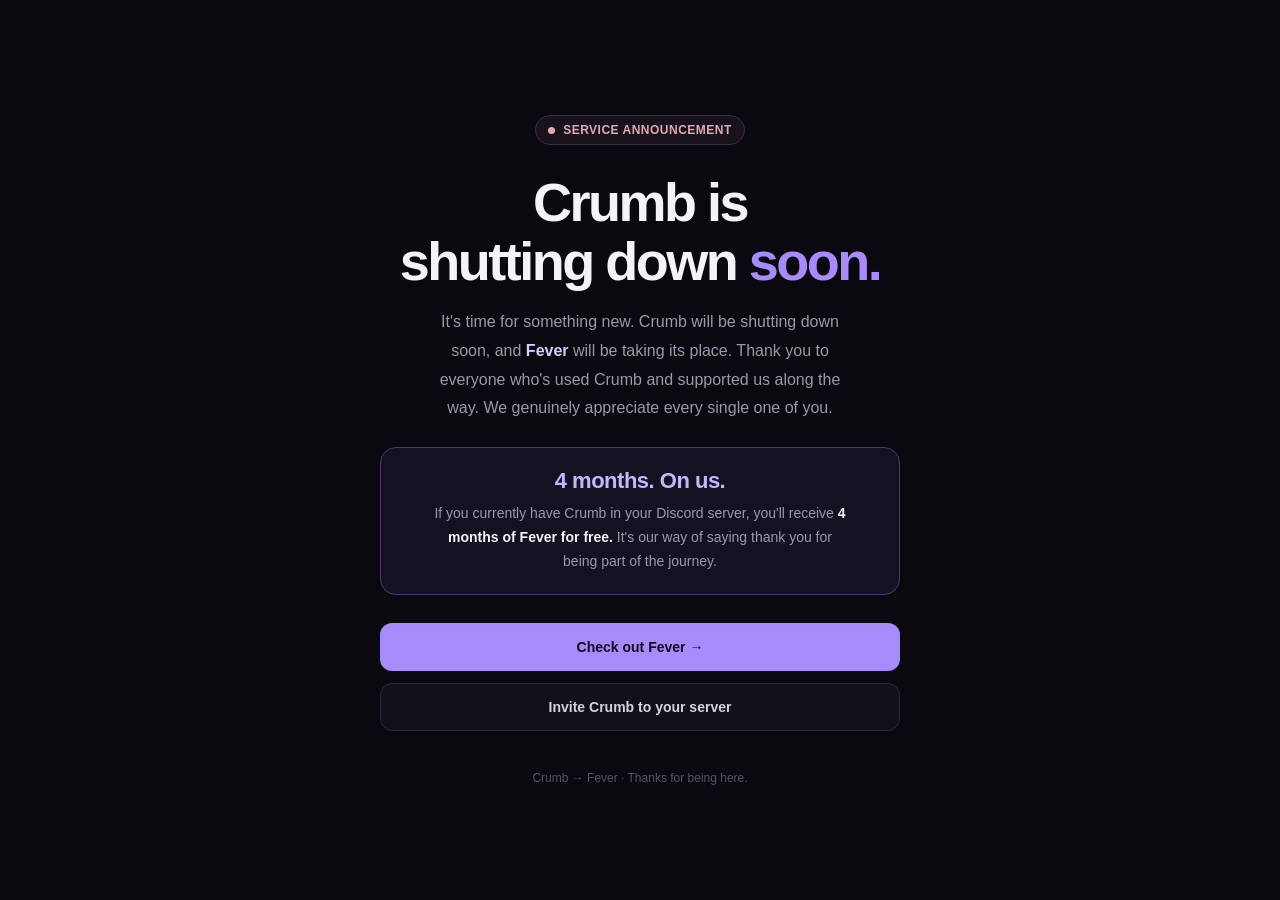
<file: index.html>
<!DOCTYPE html>
<html lang="en">
<head>
    <meta charset="UTF-8">
    <meta name="viewport" content="width=device-width, initial-scale=1.0">
    <meta name="theme-color" content="#09090f">
    <meta name="description" content="Crumb is shutting down soon. Move to Fever and get 4 months free.">
    <title>Crumb is shutting down</title>
    <style>
        * {
            margin: 0;
            padding: 0;
            box-sizing: border-box;
        }

        body {
            min-height: 100vh;
            display: flex;
            align-items: center;
            justify-content: center;
            padding: 24px;
            background: #09090f;
            color: #f4f4f8;
            font-family: Inter, -apple-system, BlinkMacSystemFont, "Segoe UI", sans-serif;
        }

        main {
            width: 100%;
            max-width: 520px;
            text-align: center;
        }

        .status {
            display: inline-flex;
            align-items: center;
            gap: 8px;
            padding: 7px 12px;
            margin-bottom: 28px;
            border: 1px solid #39303b;
            border-radius: 999px;
            background: #17121b;
            color: #e7a6b4;
            font-size: 12px;
            font-weight: 600;
            letter-spacing: 0.5px;
        }

        .status::before {
            content: "";
            width: 7px;
            height: 7px;
            border-radius: 50%;
            background: #e7a6b4;
        }

        h1 {
            margin-bottom: 18px;
            font-size: clamp(36px, 8vw, 54px);
            font-weight: 750;
            letter-spacing: -2.5px;
            line-height: 1.08;
        }

        h1 span {
            color: #a78bfa;
        }

        p {
            max-width: 420px;
            margin: 0 auto;
            color: #9999ac;
            font-size: 16px;
            line-height: 1.8;
        }

        .offer {
            margin-top: 24px;
            padding: 20px;
            border: 1px solid #493b70;
            border-radius: 16px;
            background: #151120;
        }

        .offer h2 {
            margin-bottom: 8px;
            color: #c4b5fd;
            font-size: 22px;
            letter-spacing: -0.5px;
        }

        .offer p {
            font-size: 14px;
            line-height: 1.7;
        }

        .actions {
            display: flex;
            flex-direction: column;
            gap: 12px;
            margin-top: 28px;
        }

        a {
            display: inline-flex;
            min-height: 48px;
            align-items: center;
            justify-content: center;
            padding: 13px 20px;
            border: 1px solid transparent;
            border-radius: 12px;
            font-size: 14px;
            font-weight: 650;
            text-decoration: none;
            transition: transform 0.2s, background 0.2s, border-color 0.2s;
        }

        a:hover {
            transform: translateY(-2px);
        }

        .primary {
            background: #a78bfa;
            color: #100b1d;
        }

        .primary:hover {
            background: #b9a4ff;
        }

        .secondary {
            border-color: #292936;
            background: #11111a;
            color: #d4d4e0;
        }

        .secondary:hover {
            border-color: #49495d;
            background: #171722;
        }

        footer {
            margin-top: 40px;
            color: #555568;
            font-size: 12px;
        }

        @media (prefers-reduced-motion: reduce) {
            a {
                transition: none;
            }

            a:hover {
                transform: none;
            }
        }
    </style>
</head>
<body>
    <main>
        <div class="status">SERVICE ANNOUNCEMENT</div>

        <h1>Crumb is<br>shutting down <span>soon.</span></h1>

        <p>
            It's time for something new. Crumb will be shutting down soon,
            and <strong style="color: #d8ccff;">Fever</strong> will be
            taking its place.

            Thank you to everyone who's used Crumb and supported us
            along the way. We genuinely appreciate every single one of you.
        </p>

        <section class="offer">
            <h2>4 months. On us.</h2>
            <p>
                If you currently have Crumb in your Discord server,
                you'll receive <strong style="color: #f4f4f8;">4 months of Fever for free.</strong>
                It's our way of saying thank you for being part of the journey.
            </p>
        </section>

        <div class="actions">
            <a class="primary" href="https://fever.moe/">
                Check out Fever &rarr;
            </a>
            <a class="secondary" href="/invite">
                Invite Crumb to your server
            </a>
        </div>

        <footer>Crumb → Fever · Thanks for being here.</footer>
    </main>
</body>
</html>
</file>
